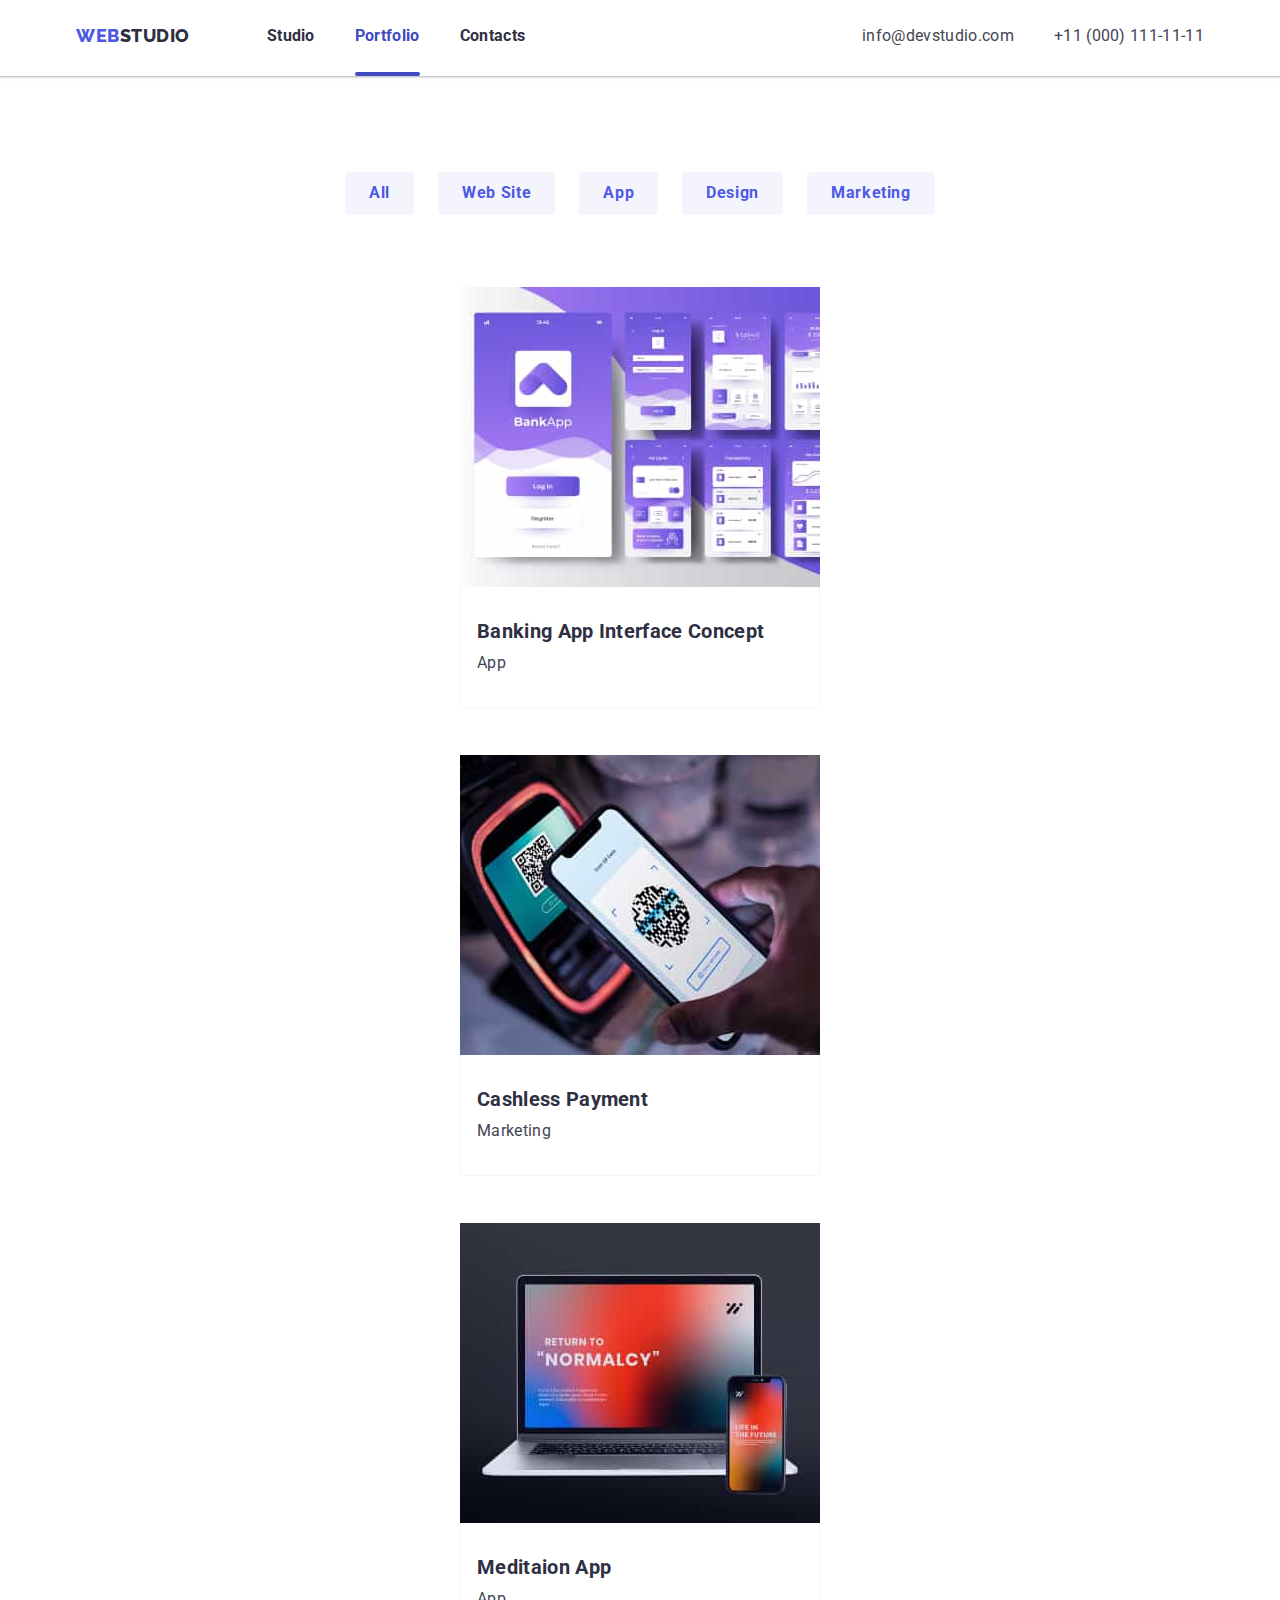
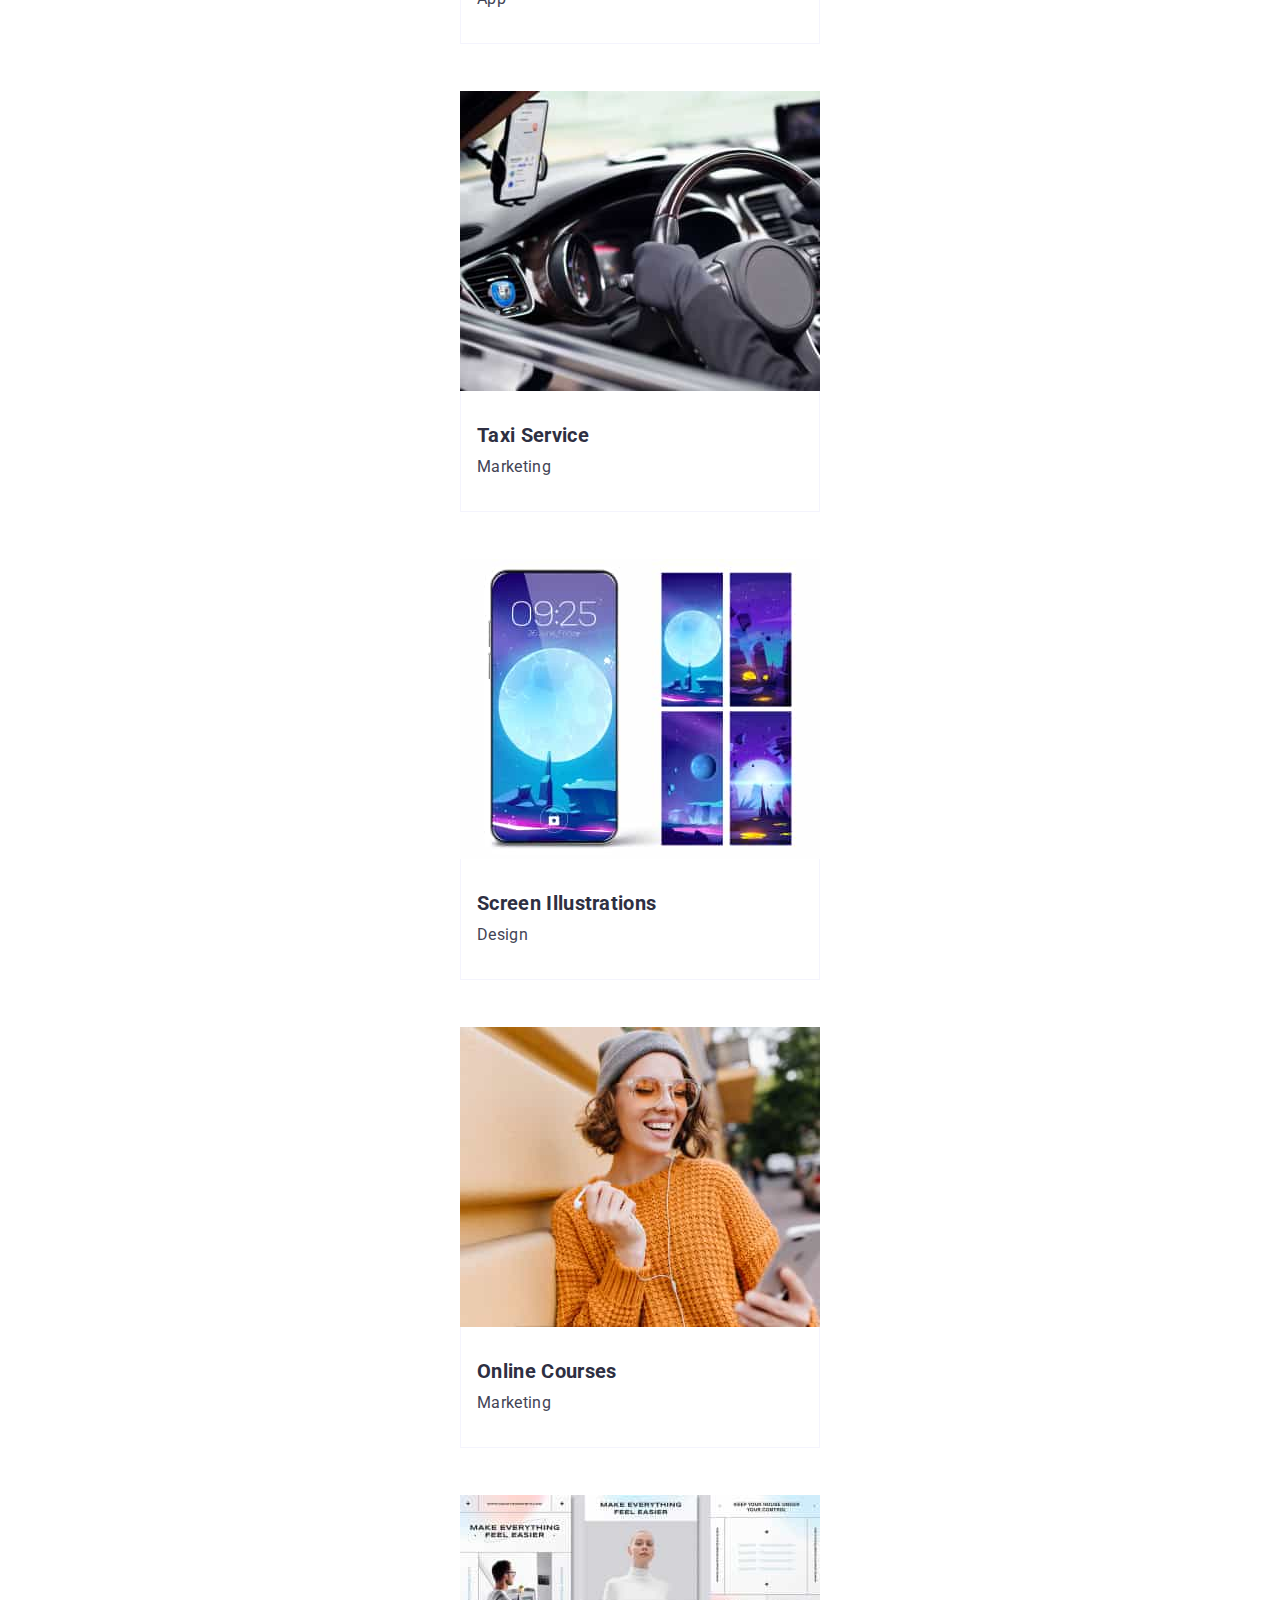
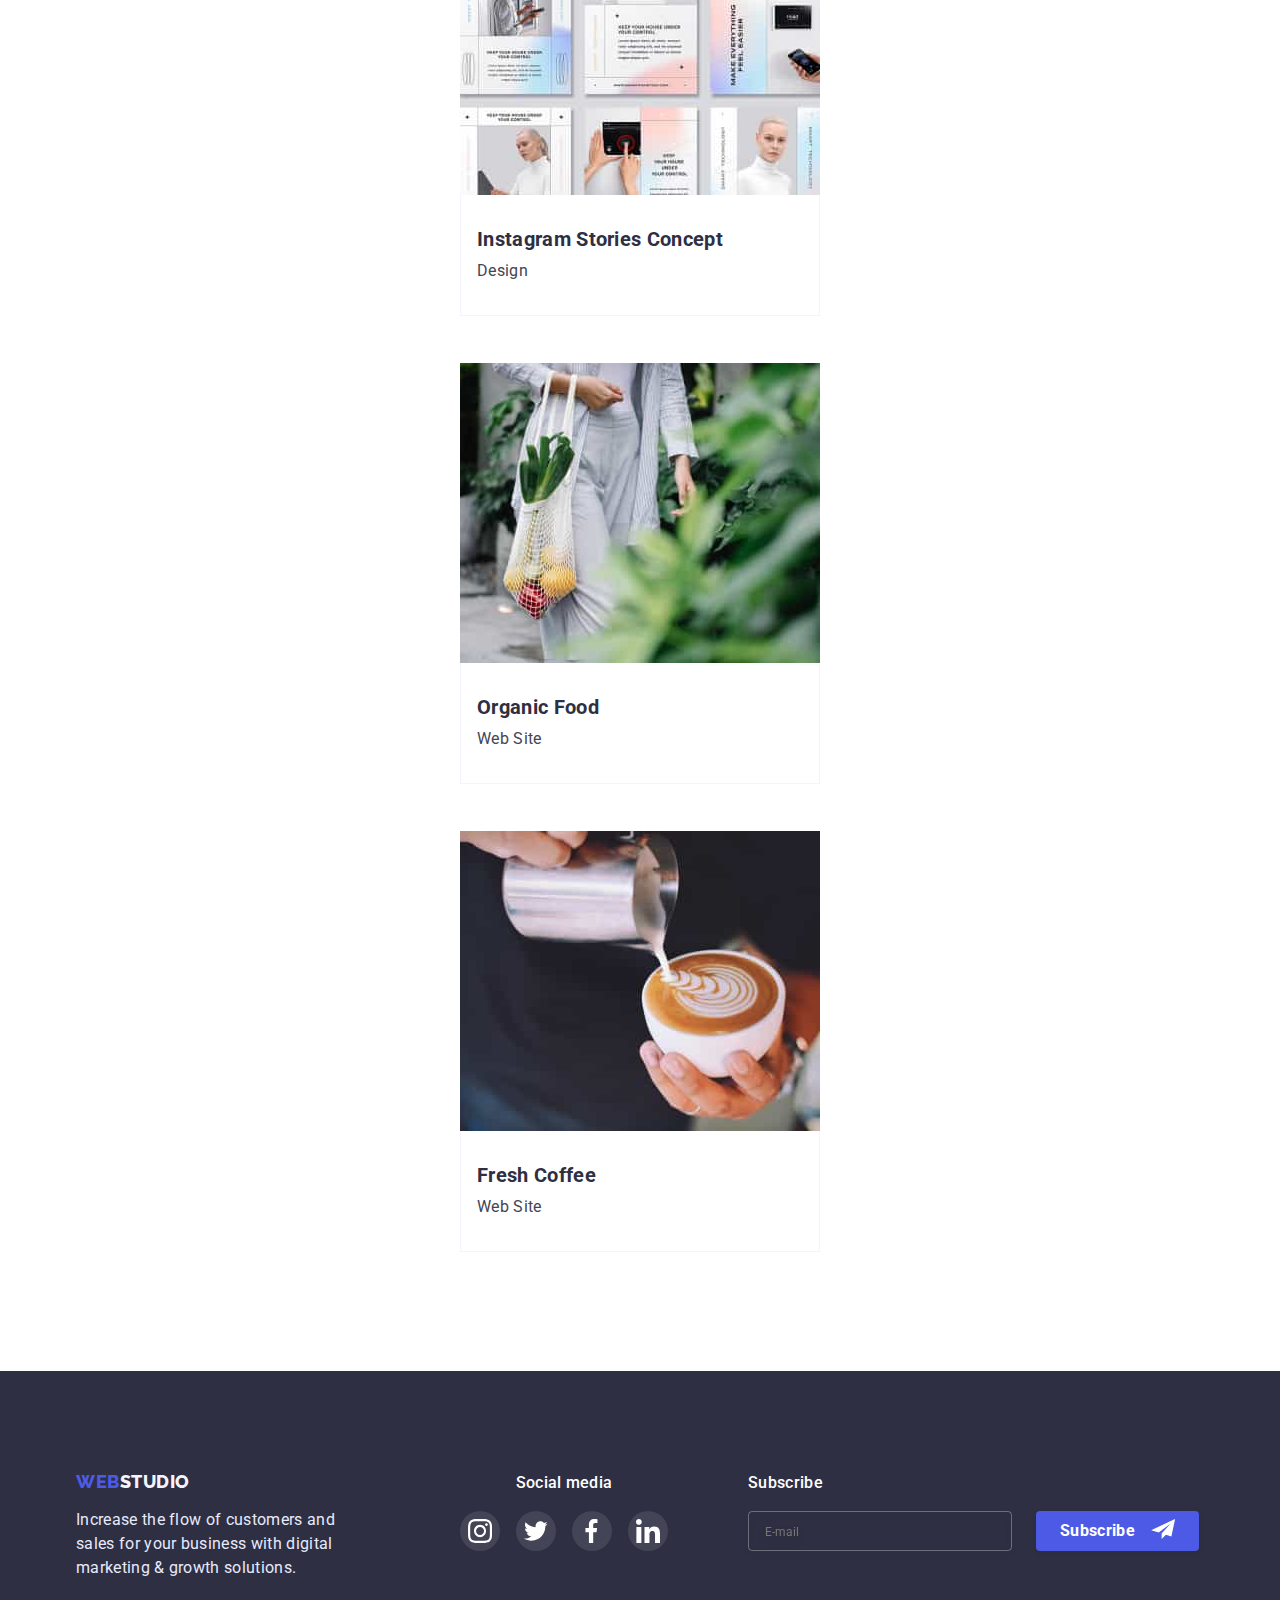
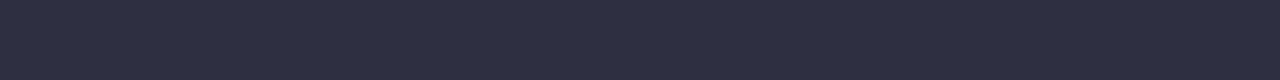
<file: portfolio.html>
<!DOCTYPE html>
<html lang="en">
  <head>
    <meta charset="UTF-8" />
    <meta http-equiv="X-UA-Compatible" content="IE=edge" />
    <meta name="viewport" content="width=device-width, initial-scale=1.0" />
    <title>Web studio</title>
    <link rel="preconnect" href="https://fonts.googleapis.com" />
    <link rel="preconnect" href="https://fonts.gstatic.com" crossorigin />
    <link
      href="https://fonts.googleapis.com/css2?family=Raleway:wght@800&family=Roboto:wght@400;700&display=swap"
      rel="stylesheet"
    />
    <link rel="stylesheet" href="./css/modern-normalize.css" />
    <link rel="stylesheet" href="./css/styles.css" />
  </head>
  <body>
    <header class="header">
      <div class="container container-header">
        <nav class="site-nav">
          <a href="./index.html" class="logo">
            <span class="blue-logo">web</span>studio</a
          >
          <ul class="nav-list">
            <li><a href="./index.html">Studio</a></li>

            <li class="current-portfolio">
              <a class="portfolio-link" href="./portfolio.html">Portfolio</a>
            </li>

            <li><a href="">Contacts</a></li>
          </ul>
          <div class="mobile-nav-button">
            <button
              type="button"
              class="menu-toggle js-open-menu"
              aria-expanded="false"
            >
              <svg aria-label="mobile menu" class="svg-mobile-menu">
                <use class="icon-menu" href="./images/icon.svg#icon-menu"></use>
                <use
                  class="icon-cross"
                  href="./images/icon.svg#icon-cross"
                ></use>
              </svg>
            </button>
          </div>
        </nav>
        <!-- Contacts -->
        <ul class="contact-list">
          <li>
            <a href="mailto:info@devstudio.com">info@devstudio.com</a>
          </li>
          <li>
            <a href="tel:+110001111111">+11 (000) 111-11-11</a>
          </li>
        </ul>
      </div>
    </header>
    <main>
      <section class="list-button-section">
        <div class="container project-card-continer">
          <h1 class="visually-hidden">portfolio</h1>
          <ul class="button-list">
            <li><button type="button" class="white-button">All</button></li>
            <li>
              <button type="button" class="white-button">Web Site</button>
            </li>
            <li>
              <button type="button" class="white-button">App</button>
            </li>
            <li>
              <button type="button" class="white-button">Design</button>
            </li>
            <li>
              <button type="button" class="white-button">Marketing</button>
            </li>
          </ul>
          <ul class="project-card">
            <li class="project-item">
              <a href="">
                <div class="overlay-container">
                  <img
                    src="./images/banking-app-interface-concept.jpg"
                    alt="Banking App interface reference"
                    width="360"
                    height="300"
                  />
                  <div class="overlay">
                    <p class="overlay-text">
                      4 Stylish and User-Friendly App Design Concepts · Task
                      Manager App · Calorie Tracker App · Exotic Fruit Ecommerce
                      App · Cloud Storage App
                    </p>
                  </div>
                </div>
                <div class="project-item-text">
                  <h2 class="project-item-title">
                    Banking App Interface Concept
                  </h2>
                  <p>App</p>
                </div>
              </a>
            </li>
            <li class="project-item">
              <a href="">
                <div class="overlay-container">
                  <img
                    src="./images/cashless-payment.jpg"
                    alt=" cell phone and payment termial"
                    width="360"
                    height="300"
                  />
                  <div class="overlay">
                    <p class="overlay-text">
                      4 Stylish and User-Friendly App Design Concepts · Task
                      Manager App · Calorie Tracker App · Exotic Fruit Ecommerce
                      App · Cloud Storage App
                    </p>
                  </div>
                </div>
                <div class="project-item-text">
                  <h2 class="project-item-title">Cashless Payment</h2>
                  <p>Marketing</p>
                </div>
              </a>
            </li>
            <li class="project-item">
              <a href="">
                <div class="overlay-container">
                  <img
                    src="./images/meditaion-app.jpg"
                    alt="Laptop and cell phone"
                    width="360"
                    height="300"
                  />
                  <div class="overlay">
                    <p class="overlay-text">
                      4 Stylish and User-Friendly App Design Concepts · Task
                      Manager App · Calorie Tracker App · Exotic Fruit Ecommerce
                      App · Cloud Storage App
                    </p>
                  </div>
                </div>
                <div class="project-item-text">
                  <h2 class="project-item-title">Meditaion App</h2>
                  <p>App</p>
                </div>
              </a>
            </li>
            <li class="project-item">
              <a href="">
                <div class="overlay-container">
                  <img
                    src="./images/taxi-service.jpg"
                    alt="hands on steering"
                    width="360"
                    height="300"
                  />
                  <div class="overlay">
                    <p class="overlay-text">
                      4 Stylish and User-Friendly App Design Concepts · Task
                      Manager App · Calorie Tracker App · Exotic Fruit Ecommerce
                      App · Cloud Storage App
                    </p>
                  </div>
                </div>
                <div class="project-item-text">
                  <h2 class="project-item-title">Taxi Service</h2>
                  <p>Marketing</p>
                </div>
              </a>
            </li>
            <li class="project-item">
              <a href="">
                <div class="overlay-container">
                  <img
                    src="./images/screen-illustrations.jpg"
                    alt="cell phone with Moon on a screen"
                    width="360"
                    height="300"
                  />
                  <div class="overlay">
                    <p class="overlay-text">
                      4 Stylish and User-Friendly App Design Concepts · Task
                      Manager App · Calorie Tracker App · Exotic Fruit Ecommerce
                      App · Cloud Storage App
                    </p>
                  </div>
                </div>
                <div class="project-item-text">
                  <h2 class="project-item-title">Screen Illustrations</h2>
                  <p>Design</p>
                </div>
              </a>
            </li>
            <li class="project-item">
              <a href="">
                <div class="overlay-container">
                  <img
                    src="./images/online-courses.jpg"
                    alt="woman in orange pullover"
                    width="360"
                    height="300"
                  />
                  <div class="overlay">
                    <p class="overlay-text">
                      4 Stylish and User-Friendly App Design Concepts · Task
                      Manager App · Calorie Tracker App · Exotic Fruit Ecommerce
                      App · Cloud Storage App
                    </p>
                  </div>
                </div>
                <div class="project-item-text">
                  <h2 class="project-item-title">Online Courses</h2>
                  <p>Marketing</p>
                </div>
              </a>
            </li>
            <li class="project-item">
              <a href="">
                <div class="overlay-container">
                  <img
                    src="./images/instagram-stories-concept.jpg"
                    alt="people in stories"
                    width="360"
                    height="300"
                  />
                  <div class="overlay">
                    <p class="overlay-text">
                      4 Stylish and User-Friendly App Design Concepts · Task
                      Manager App · Calorie Tracker App · Exotic Fruit Ecommerce
                      App · Cloud Storage App
                    </p>
                  </div>
                </div>
                <div class="project-item-text">
                  <h2 class="project-item-title">Instagram Stories Concept</h2>
                  <p>Design</p>
                </div>
              </a>
            </li>
            <li class="project-item">
              <a href="">
                <div class="overlay-container">
                  <img
                    src="./images/organic-food.jpg"
                    alt="healthy food in a bag"
                    width="360"
                    height="300"
                  />
                  <div class="overlay">
                    <p class="overlay-text">
                      4 Stylish and User-Friendly App Design Concepts · Task
                      Manager App · Calorie Tracker App · Exotic Fruit Ecommerce
                      App · Cloud Storage App
                    </p>
                  </div>
                </div>
                <div class="project-item-text">
                  <h2 class="project-item-title">Organic Food</h2>
                  <p>Web Site</p>
                </div>
              </a>
            </li>
            <li class="project-item">
              <a href="">
                <div class="overlay-container">
                  <img
                    src="./images/fresh-coffee.jpg"
                    alt=""
                    width="360"
                    height="300"
                  />
                  <div class="overlay">
                    <p class="overlay-text">
                      4 Stylish and User-Friendly App Design Concepts · Task
                      Manager App · Calorie Tracker App · Exotic Fruit Ecommerce
                      App · Cloud Storage App
                    </p>
                  </div>
                </div>
                <div class="project-item-text">
                  <h2 class="project-item-title">Fresh Coffee</h2>
                  <p>Web Site</p>
                </div>
              </a>
            </li>
          </ul>
        </div>
      </section>
    </main>
    <footer class="bottom">
      <div class="container bottom-container">
        <div class="logo-block">
          <a class="second-logo" href="./index.html">
            <span class="blue-logo">web</span>studio
          </a>
          <p class="summury">
            Increase the flow of customers and sales for your business with
            digital marketing & growth solutions.
          </p>
        </div>
        <div class="social-media">
          <h2 class="social-media-title">Social media</h2>
          <ul class="social-media-list">
            <li class="social-media-list-item">
              <a href="" class="social-media-link">
                <svg class="social-media-item" width="40px" height="40px">
                  <use
                    class="use-social-media"
                    href="./images/icon.svg#icon-instagram"
                  ></use>
                </svg>
              </a>
            </li>
            <li class="social-media-list-item">
              <a href="" class="social-media-link">
                <svg class="social-media-item" width="40px" height="40px">
                  <use
                    class="use-social-media"
                    href="./images/icon.svg#icon-tweeter"
                  ></use>
                </svg>
              </a>
            </li>
            <li class="social-media-list-item">
              <a href="" class="social-media-link">
                <svg class="social-media-item" width="40px" height="40px">
                  <use
                    class="use-social-media"
                    href="./images/icon.svg#icon-facebook"
                  ></use>
                </svg>
              </a>
            </li>
            <li class="social-media-list-item">
              <a href="" class="social-media-link">
                <svg class="social-media-item" width="40px" height="40px">
                  <use
                    class="use-social-media"
                    href="./images/icon.svg#icon-linkedin"
                  ></use>
                </svg>
              </a>
            </li>
          </ul>
        </div>
        <form class="subscribe-form">
          <div class="container-input">
            <label for="subscribe" class="subscribe"> Subscribe </label>
            <input
              class="subscribe-input"
              name="subscribe"
              type="email"
              id="subscribe"
              placeholder="E-mail"
            />
          </div>
          <button class="subscribe-button" type="submit">
            Subscribe
            <svg class="svg-send" width="24px" height="20px">
              <use class="use-send" href="./images/icon.svg#icon-send"></use>
            </svg>
          </button>
        </form>
      </div>
    </footer>
  </body>
</html>
</file>
<file: css/styles.css>
/* main background color #E5E5E5 */
/* secondary background color #F4F4FD */
/* (title, footer and hero) title color "NAVY BLUE" #2E2F42 */
/* text color slate #434455 */
/* white button color  #E7E9FC */
/* white button text color "IRIS" #4D5AE5 */
/* blue button color #4D5AE5 */
/* blue button text color #FFFFFF */
/* active blue button color #404BBF */

:root {
  --main-background-color: #ffffff;
  --secondary-background-color: #f4f4fd;
  --title-color-navyblue: #2e2f42;
  --text-color-slate: #434455;
  --white-button-color: #f4f4fd;
  --white-button-text-color: #4d5ae5;
  --blue-button-color: #4d5ae5;
  --blue-button-text-color: #ffffff;
  --active-blue-button-color: #404bbf;
  --timing-function: cubic-bezier(0.4, 0, 0.2, 1);
}

* {
  padding: 0;
  margin: 0;
}
html {
  width: 100%;
  overflow-x: hidden;
}

body {
  font-family: "Roboto", sans-serif;
  letter-spacing: 0.02em;
  color: var(--text-color-slate);
  width: 100%;
  overflow-x: hidden;
}

a {
  text-decoration: none;
}

img {
  display: block;
}

/* button:hover,
button:focus,
a:hover,
a:focus,
li:hover,
li:focus,
div:hover,
div:focus,
.project-item:hover .overlay {
  transition: color 250ms var(--timing-function),
    background-color 250ms var(--timing-function),
    fill 250ms var(--timing-function), box-shadow 250ms var(--timing-function),
    transform 250ms var(--timing-function);
} */

/* ================== NAVIGAGION================== */
.logo {
  font-size: 18px;
  font-weight: 800;
  text-transform: uppercase;
  font-family: "Raleway", sans-serif;
  color: var(--title-color-navyblue);
  letter-spacing: 0.03em;
  display: flex;
  align-items: center;
}

.container {
  max-width: 1158px;
  min-width: 320px;
  padding-left: 15px;
  padding-right: 15px;
  margin: 0 auto;
}

.current-studio {
  position: relative;
  color: var(--active-blue-button-color);
}

.current-studio::after {
  content: "";
  position: absolute;
  display: block;
  width: 100%;
  background-color: var(--active-blue-button-color);
  border-radius: 2px;
  height: 4px;
  transform: translateY(24px);
}

.current-portfolio {
  position: relative;
  color: var(--active-blue-button-color);
}

.nav-list .studio-link {
  color: var(--active-blue-button-color);
}

.nav-list .portfolio-link {
  color: var(--active-blue-button-color);
}

.nav-list .current-portfolio::after {
  content: "";
  position: absolute;
  display: block;
  width: 100%;
  background-color: var(--active-blue-button-color);
  border-radius: 2px;
  height: 4px;
  transform: translateY(24px);
}
/* ==============================FLEX======================= */
.header {
  box-shadow: 0px 2px 1px rgba(46, 47, 66, 0.08),
    0px 1px 1px rgba(46, 47, 66, 0.16), 0px 1px 6px rgba(46, 47, 66, 0.08);
  position: relative;
}

.site-nav {
  display: flex;
  justify-content: space-between;
  width: 100%;
}

.nav-list {
  display: flex;
  margin-left: 77px;
}

.contact-list {
  display: flex;
  align-items: center;
}

.envelope::before {
  content: "";
  width: 24px;
  height: 24px;
  background-image: url(../images/icon.svg#icon-envelope);
  background-size: contain;
}
.container-header {
  display: flex;
  padding: 24px 15px 28px 15px;
  align-items: center;
  position: relative;
  justify-content: space-between;
  height: 76px;
}

/* ==============================FLEX======================= */

ul {
  list-style: none;
}

header {
  background-color: var(--main-background-color);
}

.nav-list li {
  font-weight: 700;
  color: var(--title-color-navyblue);
  line-height: 1.5;
}

.nav-list li:nth-child(-n + 2) {
  margin-right: 40px;
}

.contact-list li:first-child {
  margin-right: 40px;
}

.nav-list a {
  color: var(--title-color-navyblue);
  transition: color 250ms var(--timing-function);
}

.nav-list a:hover,
.nav-list a:focus {
  color: var(--white-button-text-color);
}

.contact-list a:hover,
.contact-list a:focus {
  color: var(--blue-button-color);
}

.nav-list a:active {
  color: var(--blue-button-color);
}

.contact-list a {
  color: var(--text-color-slate);
  transition: color 250ms var(--timing-function);
}

.contact-list a:active {
  color: var(--active-blue-button-color);
}

.blue-logo {
  color: var(--white-button-text-color);
}

/* ==========================HERO============================== */
.hero-title {
  font-family: "Roboto", sans-serif;
  text-align: center;
  line-height: 1.07;
  color: var(--blue-button-text-color);
  font-weight: 700;
  font-size: 56px;
  width: 492px;
  margin-bottom: 48px;
}

.hero .container {
  padding: 0px 15px;
}

.hero {
  display: flex;
  justify-content: center;
  align-items: center;
  flex-direction: column;
  flex-wrap: wrap;
  background-color: var(--title-color-navyblue);
  background-image: linear-gradient(
      to right,
      rgba(46, 47, 66, 0.7),
      rgba(46, 47, 66, 0.7)
    ),
    url(../images/people-office.jpg);
  padding-top: 192px;
  padding-bottom: 192px;
  max-width: 1440px;
  margin: 0 auto;
  background-size: cover;
  background-position: center;
}

button {
  font-family: "Roboto", sans-serif;
  font-weight: 700;
  font-size: 16px;
  cursor: pointer;
  letter-spacing: 0.04em;
  line-height: 1.17;
  display: flex;
  border: 0ex;
}

.blue-button {
  box-shadow: 0px 1px 6px rgba(46, 47, 66, 0.08),
    0px 1px 1px rgba(46, 47, 66, 0.16), 0px 2px 1px rgba(46, 47, 66, 0.08);
  border-radius: 4px;
  padding: 16px 32px 16px 32px;
  background-color: var(--blue-button-color);
  color: var(--blue-button-text-color);
  letter-spacing: 0.02em;
  line-height: 1.17;
  transition: background-color 250ms var(--timing-function),
    box-shadow 250ms var(--timing-function);
  justify-content: center;
}

.blue-button:hover,
.blue-button:focus {
  box-shadow: 0px 4px 4px rgba(0, 0, 0, 0.15);
  background-color: #404bbf;
}

.blue-button:active {
  box-shadow: 0px 4px 4px 0px #00000026;
  background-color: var(--active-blue-button-color);
}

/* ===================ADVANTAGES============================= */
.visually-hidden {
  position: absolute;
  width: 1px;
  height: 1px;
  margin: -1px;
  border: 0;
  padding: 0;
  white-space: nowrap;
  clip-path: inset(100%);
  clip: rect(0 0 0 0);
  overflow: hidden;
}

.advantages-icon-container {
  width: 264px;
  height: 112px;
  background-color: #f4f4fd;
  border-radius: 4px;
  padding: 24px 100px;
  margin-bottom: 8px;
}

.advantages-list {
  display: flex;
  justify-content: center;
  gap: 24px;
}

.container-advantages {
  display: flex;
  justify-content: center;
}

.advantages-sub-title {
  color: var(--title-color-navyblue);
  font-family: "Roboto", sans-serif;
  font-weight: 700;
  font-size: 20px;
  line-height: 1.2;
  letter-spacing: 0.02em;
}

.advantages-list-item {
  margin-top: 8px;
  line-height: 1.5;
  font-size: 16px;
  width: 264px;
}

.advantages-section {
  display: flex;
  justify-content: center;
  padding-top: 120px;
}

.advantages-icon {
  fill: var(--title-color-navyblue);
}

/* =============================OFFERS=================================== */
.occupation h2 {
  font-family: "Roboto", sans-serif;
  text-align: center;
  font-size: 36px;
  line-height: 1.11;
  letter-spacing: 0.02em;
  color: var(--title-color-navyblue);
  font-weight: 700;
}

.occupation-title {
  margin-bottom: 72px;
}

.container-occupation {
  display: flex;
  justify-content: center;
  flex-direction: column;
}

.occupation-list {
  display: flex;
  justify-content: center;
  gap: 24px;
}

.occupation {
  padding-top: 120px;
  padding-bottom: 120px;
}

/* ===============================================OUR TEAM====================== */

.our-team {
  padding-top: 120px;
  padding-bottom: 120px;
  background-color: var(--secondary-background-color);
}

.our-team-title {
  text-align: center;
  margin-bottom: 72px;
  font-family: "Roboto", sans-serif;
  font-size: 36px;
  letter-spacing: 0.02em;
  color: var(--title-color-navyblue);
  line-height: 1.1;
}

.container-our-team {
  display: flex;
  justify-content: center;
  flex-direction: column;
  align-items: center;
}

.member-list .project-item-text {
  text-align: center;
  padding-left: 0px;
}

.member-list p {
  line-height: 1.5;
  font-size: 16px;
  margin-top: 8px;
}

.member {
  color: var(--title-color-navyblue);
  font-size: 20px;
  line-height: 1.2;
}

.member-list {
  display: flex;
  justify-content: center;
  gap: 24px;
}

.our-team-item {
  background-color: var(--main-background-color);
  box-shadow: 0px 1px 6px rgba(46, 47, 66, 0.08),
    0px 1px 1px rgba(46, 47, 66, 0.16), 0px 2px 1px rgba(46, 47, 66, 0.08);
  border-radius: 0px 0px 4px 4px;
}

.our-team-member {
  padding-top: 32px;
  padding-bottom: 32px;
  padding-left: 16px;
  padding-right: 16px;
  text-align: center;
}

.socials-list {
  display: flex;
  gap: 24px;
  margin-top: 8px;
  justify-content: center;
}

.socials-list-item {
  display: flex;
}

.socials-link {
  width: 40px;
  height: 40px;
  background-color: var(--blue-button-color);
  display: inline-flex;
  justify-content: center;
  align-items: center;
  border-radius: 50%;
  fill: var(--main-background-color);
  transition: background-color 250ms var(--timing-function);
}

.socials-link:hover,
.socials-link:focus {
  background-color: var(--active-blue-button-color);
}

.socials-item {
  width: 16px;
  height: 16px;
}

.use-socials {
  width: 40px;
  height: 40px;
}

/* ==========================================CUSTOMERS======================== */
.customers {
  padding-top: 120px;
  padding-bottom: 120px;
}

.customers-title {
  font-size: 36px;
  line-height: 1.17;
  letter-spacing: 0.03em;
  color: var(--title-color-navyblue);
  text-align: center;
}

.customer-list {
  display: flex;
  gap: 24px;
  margin-top: 72px;
  justify-content: center;
}

.customer-list:hover,
.customer-list:focus {
  fill: #9747ff;
}

.customer-list-item-link {
  display: flex;
  border: 1px solid #8e8f99;
  padding: 16px 32px;
  width: 168px;
  height: 88px;
  border-radius: 4px;
  fill: #8e8f99;
  transition: fill 250ms var(--timing-function);
}

.customers-item {
  width: 104px;
  height: 56px;
}

.customer-list-item-link:hover,
.customer-list-item-link:focus {
  fill: #4d5ae5;
  border-color: #4d5ae5;
}
/* =========================================FOOTER========================== */

.bottom {
  padding-top: 100px;
  padding-bottom: 100px;
}

.bottom-container {
  /* width: 1158px; */
  display: flex;
  align-items: baseline;
}

.logo-block {
  margin-right: 120px;
}

.social-media-title {
  color: var(--main-background-color);
  font-size: 16px;
  line-height: 1.5;
  font-weight: 500;
}

.social-media-list {
  display: flex;
  gap: 16px;
  margin-top: 16px;
}

.social-media-link:hover,
.social-media-link:focus {
  background-color: #31d0aa;
}

.social-media-list-item {
  width: 40px;
  height: 40px;
}

.social-media-link {
  display: flex;
  justify-content: center;
  align-items: center;
  width: 40px;
  height: 40px;
  background-color: rgba(255, 255, 255, 0.1);
  border-radius: 50%;
  transition: background-color 250ms var(--timing-function);
}

.social-media-item {
  width: 24px;
  height: 24px;
  fill: var(--main-background-color);
}

footer .second-logo {
  color: #f4f4fd;
  font-weight: 800;
  text-transform: uppercase;
  font-family: "Raleway", sans-serif;
  font-size: 18px;
  line-height: 1.17;
  letter-spacing: 0.03em;
}

footer {
  background-color: var(--title-color-navyblue);
}

.summury {
  max-width: 264px;
  color: #e7e9fc;
  line-height: 1.5;
  margin-top: 16px;
}

/* =====================================================PORTFOLIO======================== */
.overlay-container {
  position: relative;
  overflow: hidden;
}

.overlay-text {
  position: absolute;
  top: 40px;
  left: 32px;
  right: 32px;
  color: var(--white-button-color);
}

.overlay-container .overlay {
  position: absolute;
  width: 100%;
  height: 100%;
  background-color: var(--blue-button-color);
  color: var(--white-button-color);
  transition: transform 250ms var(--timing-function);
}

.project-item:hover .overlay {
  transform: translateY(-100%);
  animation-duration: 250ms;
  box-shadow: 0px 1px 6px rgba(46, 47, 66, 0.08),
    0px 1px 1px rgba(46, 47, 66, 0.16), 0px 2px 1px rgba(46, 47, 66, 0.08);
}

.list-button-section {
  padding-bottom: 120px;
  padding-top: 96px;
}

.white-button {
  border-radius: 4px;
  padding: 12px 24px 12px 24px;
  background-color: var(--white-button-color);
  color: var(--white-button-text-color);
  transition: background-color 250ms var(--timing-function),
    color 250ms var(--timing-function), box-shadow 250ms var(--timing-function);
}

.button-list {
  display: flex;
  gap: 24px;
  justify-content: center;
}

.white-button:hover,
.white-button:focus {
  box-shadow: 0px 4px 4px rgba(0, 0, 0, 0.15);
  background-color: var(--blue-button-color);
  color: var(--blue-button-text-color);
}

.white-button:active {
  box-shadow: 0px 4px 4px 0px #00000026;
  background-color: var(--active-blue-button-color);
  color: #ffffff;
}

.project-card {
  display: flex;
  flex-wrap: wrap;
  margin-top: 72px;
  row-gap: 48px;
  column-gap: 24px;
}

.project-card li a {
  width: 360px;
  height: 300px;
}

.project-item-title {
  font-size: 20px;
  line-height: 1.2;
  color: var(--title-color-navyblue);
  font-weight: 700;
}

.project-item-text {
  padding-top: 32px;
  padding-bottom: 32px;
  padding-left: 16px;
  box-sizing: border-box;
  border: 0.5px solid #f4f4fd;
  border-top: none;
}

.project-item-text p {
  margin-top: 8px;
}

.project-item {
  margin: 0 auto;
  width: 360px;
  height: 420px;
  transition: box-shadow 250ms var(--timing-function);
}

.project-item:hover,
.project-item:focus {
  box-shadow: 0px 1px 6px rgba(46, 47, 66, 0.08),
    0px 1px 1px rgba(46, 47, 66, 0.16), 0px 2px 1px rgba(46, 47, 66, 0.08);
}

.project-item a {
  height: 120px;
}

.project-item-text p {
  line-height: 1.5;
  font-size: 16px;
  color: var(--text-color-slate);
}

.backdrop {
  position: fixed;
  width: 100%;
  height: 100%;
  top: 0;
  left: 0;
  background-color: rgba(46, 47, 66, 0.4);
  transition: opacity 250ms var(--timing-function),
    visability 250ms var(--timing-function);
  overflow-y: scroll;
}

.modal {
  position: absolute;
  max-width: 408px;
  top: 88px;
  left: 50%;
  background-color: #fcfcfc;
  transform: translateX(-50%);
  border-radius: 4px;
}

.backdrop.is-hidden {
  opacity: 0;
  pointer-events: none;
}

.cross {
  width: 8px;
  height: 8px;
}

.close-button:hover,
.close-button:focus {
  background: var(--active-blue-button-color);
  fill: var(--blue-button-text-color);
}

.close-button {
  position: absolute;
  top: 24px;
  right: 24px;
  width: 24px;
  height: 24px;
  background: #e7e9fc;
  border-radius: 50%;
  border: 1px solid rgba(0, 0, 0, 0.1);
  justify-content: center;
  display: inline-flex;
  align-items: center;
  transition: background-color 250ms var(--timing-function);
}

.text-area {
  resize: none;
  height: 120px;
}

.modal-form {
  padding: 72px 24px 24px 24px;
  display: flex;
  flex-direction: column;
}

.modal-text {
  font-weight: 500;
  line-height: 1.5;
  text-align: center;
  margin-bottom: 14px;
  color: var(--title-color-navyblue);
}

label {
  margin-bottom: 4px;
  color: #8e8f99;
  font-size: 12px;
  line-height: 1.16;
}

textarea {
  margin-bottom: 16px;
  border-radius: 4px;
  border: 1px solid rgba(33, 33, 33, 0.2);
  outline: none;
  padding-top: 8px;
  padding-left: 16px;
}

textarea::placeholder {
  font-size: 12px;
  line-height: 16px;
  color: rgba(117, 117, 117, 0.5);
  letter-spacing: 0.04em;
  outline: none;
}

input {
  border-radius: 4px;
  border: 1px solid rgba(33, 33, 33, 0.2);
  transition: border 250ms var(--timing-function);
  outline: none;
}

.inputs {
  margin-bottom: 8px;
  height: 40px;
  padding-left: 38px;
  width: 100%;
  margin-top: 4px;
}
textarea:hover,
textarea:focus,
input:hover,
input:focus,
input:active {
  border: 1px solid var(--active-blue-button-color);
  fill: var(--active-blue-button-color);
}

/* input:focus.svg-modal,
input:active.svg-modal  */
.inputs:hover > .svg-modal {
  fill: var(--blue-button-color);
}

/* .inputs:focus + .icon-checkbox {
} */

.icon-checkbox:focus {
  border-color: #2e2f42;
}

.send {
  width: 169px;
  margin: 0 auto;
}

.policy {
  color: #757575;
}

.policy a {
  text-decoration: underline;
  color: var(--blue-button-color);
}

.checkbox-container {
  display: flex;
  align-items: center;
  gap: 8px;
  margin-bottom: 24px;
}

.modal-form svg {
  position: absolute;
  top: 36px;
  left: 19px;
  transition: fill 250ms var(--timing-function);
}

.form-container {
  position: relative;
}

input:focus + svg,
input:hover + svg {
  fill: var(--blue-button-color);
}

.subscribe {
  margin-bottom: 16px;
  font-weight: 500;
  font-size: 16px;
  line-height: 24px;

  color: var(--blue-button-text-color);
}

.container-input {
  max-width: 264px;
}
.subscribe-container {
  margin-left: 80px;
  align-items: center;
}
.use-send {
  fill: var(--blue-button-text-color);
  width: 24px;
  height: 20px;
}

.svg-send {
  margin-left: 16px;
}

.subscribe-form {
  display: flex;
  align-items: center;
  gap: 24px;
  margin-left: 80px;
}

.subscribe-input {
  width: 100%;
  margin-top: 16px;
  border: 1px solid rgba(255, 255, 255, 0.3);
  filter: drop-shadow(0px 4px 4px rgba(0, 0, 0, 0.15));
  border-radius: 4px;
  height: 40px;
  background-color: inherit;
  color: #ffffff;
  padding-top: 8px;
  padding-bottom: 8px;
  padding-left: 16px;
}

.subscribe-button {
  box-shadow: 0px 1px 6px rgba(46, 47, 66, 0.08),
    0px 1px 1px rgba(46, 47, 66, 0.16), 0px 2px 1px rgba(46, 47, 66, 0.08);
  border-radius: 4px;
  padding: 8px 24px 8px 24px;
  background-color: var(--blue-button-color);
  color: var(--blue-button-text-color);
  letter-spacing: 0.02em;
  line-height: 1.5;
  transition: background-color 250ms var(--timing-function),
    box-shadow 250ms var(--timing-function);
  align-self: flex-end;
}

.subscribe-input::placeholder {
  /* padding: 8px 212px 8px 16px; */
  font-size: 12px;
  line-height: 2;
}

.subscribe-button:hover,
.subscribe-button:focus {
  box-shadow: 0px 4px 4px rgba(0, 0, 0, 0.15);
  background-color: #404bbf;
}

.subscribe-button:active {
  box-shadow: 0px 4px 4px 0px #00000026;
  background-color: var(--active-blue-button-color);
}

.checkbox {
  position: absolute;
  width: 1px;
  height: 1px;
  margin: -1px;
  border: 0;
  padding: 0;
  white-space: nowrap;
  clip-path: inset(100%);
  clip: rect(0 0 0 0);
  overflow: hidden;
}

.icon-checkbox {
  color: #2e2f42;
  position: absolute;
  left: 0;
  display: inline-block;
  background-origin: border-box;
  width: 16px;
  height: 16px;
  outline: auto;
  border: 1.25px solid #2e2f42;
  border-radius: 2px;
  transition: background-color 250ms var(--timing-function);
}

.checkbox:checked + .icon-checkbox {
  background-color: #404bbf;
  background-image: url("../images/check-box.svg");
  background-size: contain;
  background-origin: border-box;
  border-color: #404bbf;
  outline: none;
}

.policy {
  display: flex;
  gap: 4px;
  align-items: center;
  position: relative;
  padding-left: 24px;
}

/* =================responsive part================ */
/* ================mobile part===================== */
@media screen and (max-width: 767px) {
  .hero-title {
    font-size: 36px;
    width: 318px;
    margin: 0 auto;
    margin-bottom: 72px;
  }
}

@media screen and (max-width: 767px) {
  .hero {
    background-position: top;
  }
}

@media screen and (max-width: 767px) {
  .advantages-list {
    display: flex;
    flex-direction: column;
    width: auto;
  }
}

@media screen and (max-width: 767px) {
  .container {
    padding-left: 16px;
    padding-right: 16px;
  }
}

@media screen and (max-width: 767px) {
  .container-header {
    width: 100%;
    margin-left: 16px;
    margin-right: 16px;
  }
}

@media screen and (max-width: 1199px) {
  .container-header {
    height: 70px;
  }
}

@media screen and (max-width: 1199px) {
  .advantages-icon-container {
    display: none;
  }
}

@media screen and (max-width: 767px) {
  .advantages-sub-title {
    font-size: 36px;
    text-align: center;
  }
}

@media screen and (max-width: 767px) {
  body {
    max-width: 767px;
  }
}

@media screen and (max-width: 767px) {
  .our-team {
    max-width: 767px;
  }
}

@media screen and (max-width: 1199px) {
  .container-occupation {
    display: none;
  }
}

@media screen and (max-width: 767px) {
  .member-list {
    flex-direction: column;
    align-self: center;
  }
}

@media screen and (max-width: 767px) {
  .container-our-team {
    max-width: 767px;
    flex-direction: column;
  }
}

@media screen and (max-width: 767px) {
  .our-team-item {
    max-width: 264px;
  }
}

@media screen and (max-width: 767px) {
  .container {
    max-width: 767px;
    /* flex-direction: column; */
    width: auto;
  }
}

@media screen and (max-width: 767px) {
  .customer-list {
    flex-wrap: wrap;
    gap: 72px 16px;
    justify-content: center;
  }
}

@media screen and (max-width: 767px) {
  .customer-list-item-link {
    width: 190px;
    justify-content: center;
  }
}

@media screen and (min-width: 767px) {
  .customer-list-item-link {
    width: 168px;
    justify-content: center;
  }
}

@media screen and (max-width: 767px) {
  .customers-item {
    width: 110px;
  }
}

@media screen and (max-width: 767px) {
  .bottom-container {
    flex-direction: column;
    justify-content: center;
    align-items: center;
    max-width: 428px;
  }
}

@media screen and (max-width: 767px) {
  .subscribe-form {
    flex-direction: column;
    justify-content: center;
    margin: 0;
    width: 100%;
  }
}

@media screen and (max-width: 767px) {
  .subscribe-button {
    align-self: center;
  }
}

@media screen and (max-width: 767px) {
  .second-logo {
    margin: 0 auto;
  }
}

@media screen and (max-width: 767px) {
  .logo-block {
    display: flex;
    justify-content: center;
    flex-direction: column;
    margin-bottom: 72px;
    margin-right: 0;
  }
}

@media screen and (max-width: 767px) {
  .social-media {
    display: flex;
    justify-content: center;
    flex-direction: column;
    align-items: center;
    margin-bottom: 72px;
  }
}

@media screen and (max-width: 767px) {
  .container-input {
    width: 100%;
    display: flex;
    flex-direction: column;
    align-items: center;
    justify-content: center;
    max-width: inherit;
    margin-bottom: 16px;
  }
}
@media screen and (max-width: 767px) {
  .contact-list,
  .nav-list {
    display: none;
  }
}

/* @media screen and (min-width: 769px) {
  .contact-list,
  .nav-list {
    display: block;
  }
} */

.social-media {
  display: flex;
  justify-content: center;
  flex-direction: column;
  align-items: center;
}

.menu-toggle {
  display: inline-flex;
  margin: 0;
  padding: 0;
  border: none;
  background-color: transparent;
  position: relative;
}

.menu-toggle-close {
  position: absolute;
  top: 0;
  right: 0;
  display: flex;
  justify-content: center;
  align-items: center;
  width: 24px;
  height: 24px;
  border-radius: 50%;
  background-color: #e7e9fc;
  border: 1px solid rgba(0, 0, 0, 0.1);
  padding: 0;
  cursor: pointer;
  box-shadow: none;
  transition: background-color 250ms var(--timing-function);
}

.menu-toggle-close:hover,
.menu-toggle-close:focus {
  background: var(--active-blue-button-color);
  fill: var(--blue-button-text-color);
}

@media screen and (min-width: 767px) {
  .mobile-nav-button {
    display: none;
  }
}

@media screen and (min-width: 767px) {
  .js-open-menu {
    display: none;
  }
}

@media screen and (max-width: 767px) {
  .modal-form {
    min-width: 392px;
  }
}

@media screen and (min-width: 767px) {
  .modal-form {
    min-width: 408px;
  }
}

@media screen and (min-width: 1200px) {
  .site-nav {
    justify-content: unset;
    width: unset;
  }
}
.mobile-nav-button.is-open .svg-mobile-menu {
  width: 8px;
  height: 8px;
}

.menu-container {
  max-width: 368px;
  display: flex;
  flex-direction: column;
  height: 100%;
  justify-content: space-between;
  position: relative;
}

.icon-cross {
  width: 8px;
  height: 8px;
}
.icon-menu {
  width: 24px;
  height: 24px;
}

.svg-mobile-menu {
  width: 32px;
  height: 24px;
}
.svg-mobile-menu-close {
  width: 8px;
  height: 8px;
}

.mobile-nav-button {
  position: absolute;
  right: 10%;
}

@media screen and (max-width: 767px) {
  .button-list {
    flex-wrap: wrap;
    justify-content: flex-start;
  }
}

/* =======================tablet part=============== */

@media screen and (min-width: 767px) and (max-width: 1199px) {
  .contact-list {
    flex-direction: column;
    gap: 4px;
  }
}

@media screen and (min-width: 767px) and (max-width: 1199px) {
  .contact-list li:first-child {
    margin: 0;
  }
}

/* @media screen and (min-width: 767px) and (max-width: 1199px) {
  .container-header {
    padding: 24px 16px 10px 16px;
  }
} */

@media screen and (min-width: 767px) and (max-width: 1199px) {
  .advantages-list {
    flex-direction: row;
    flex-wrap: wrap;
    max-width: 736px;
    row-gap: 72px;
    column-gap: 24px;
  }
}

/* @media screen and (min-width: 767px) and (max-width: 1199px) {
  .nav-list {
    margin: auto;
  }
} */

/* @media screen and (min-width: 767px) and (max-width: 1199px) {
  .site-nav {
    width: 100%;
  }
} */

@media screen and (min-width: 767px) and (max-width: 1199px) {
  .member-list {
    max-width: 600px;
    flex-wrap: wrap;
    row-gap: 64px;
  }
}

@media screen and (min-width: 767px) and (max-width: 1199px) {
  .customer-list {
    max-width: 600px;
    margin: 72px auto 96px auto;
    margin-top: 72px;
    margin-bottom: 96px;
    max-width: 600px;
    flex-wrap: wrap;
  }
}

@media screen and (max-width: 1199px) {
  .project-card {
    justify-content: flex-start;
    align-items: center;
  }
}

@media screen and (min-width: 767px) and (max-width: 1158px) {
  .project-item:last-child {
    margin: 0 auto;
    position: relative;
    right: 25%;
  }
}

@media screen and (min-width: 767px) and (max-width: 1199px) {
  .bottom-container {
    flex-wrap: wrap;

    padding: 0;
    justify-content: flex-start;
    gap: 24px;
  }
}

@media screen and (min-width: 767px) and (max-width: 1199px) {
  .subscribe-form {
    margin: 0;
  }
}

@media screen and (min-width: 767px) and (max-width: 1199px) {
  .logo-block {
    margin: 0;
  }
}

@media screen and (min-width: 767px) and (max-width: 1199px) {
  .container {
    width: 552px;
    padding: 0;
  }
}

@media screen and (min-width: 767px) and (max-width: 1199px) {
  .site-nav {
    width: unset;
  }
}

@media screen and (min-width: 767px) and (max-width: 1199px) {
  .container-header {
    width: 100%;
    padding-left: 16px;
    padding-right: 16px;
  }
}

@media screen and (min-width: 767px) {
  .project-card-continer {
    width: 767px;
  }
}
/* @media screen and (min-width: 767px) .container  */

@media screen and (min-width: 1200px) {
  .project-card-container {
    width: 1158px;
  }
}

/* .mobile-nav-button.is-open .js-menu-container; */

.mobile-nav-list li {
  margin-top: 40px;
  font-weight: 700;
  font-size: 36px;
  line-height: 1.11;
}

.mobile-nav-list li a {
  color: var(--title-color-navyblue);
}

.mobile-nav-list li a:hover,
.mobile-nav-list li a:focus {
  color: var(--active-blue-button-color);
}

@media screen and (min-width: 767px) {
  .js-menu-container {
    display: none;
  }
}

.mobile-contact-list {
  display: flex;
  flex-direction: column-reverse;
  gap: 40px;
  margin-bottom: 48px;
}

.mobile-menu-social-list {
  display: flex;
  gap: 24px;
  margin-top: 8px;
  justify-content: space-between;
}

.mobile-envelope {
  color: var(--text-color-slate);
  font-size: 20px;
  line-height: 1.2;
}

.mobile-phone {
  font-weight: 600;
  font-size: 36px;
  line-height: 1.11;
  color: var(--blue-button-color);
}

.mobile-envelope:hover,
.mobile-envelope:focus,
.mobile-phone:hover,
.mobile-phone:focus {
  color: var(--blue-button-color);
}

.js-menu-container {
  position: absolute;
  background-color: var(--main-background-color);
  width: 100%;
  top: -685%;
  transition-property: transform;
  transition-duration: 500ms;
  transition-timing-function: var(--timing-function);
  transition: transform 250ms var(--timing-function);
}

.js-menu-container.is-open {
  z-index: 1;
  width: 100vw;
  height: 100vh;
  display: flex;
  flex-direction: column;
  padding: 40px;
  background-color: var(--main-background-color);
  justify-content: space-between;
  transform: translateY(75%);
  right: 0;
  top: -75%;
  align-items: center;
  opacity: 1;
  position: fixed;
}

.js-menu-container.is-open body {
  overflow: hidden;
}

.menu-toggle[aria-expanded="true"] .svg-mobile-menu {
  display: block;
  width: 8px;
  height: 8px;
}

.menu-toggle[aria-expanded="true"] .icon-menu {
  display: none;
}

.js-menu-container.is-open .icon-cross {
  display: block;
  position: absolute;
}

.menu-toggle[aria-expanded="true"] {
  width: 24px;
  height: 24px;
  background: #e7e9fc;
  border-radius: 50%;
  border: 1px solid rgba(0, 0, 0, 0.1);
  justify-content: center;
  display: none;
  align-items: center;
  position: fixed;
  transition: background-color 250ms var(--timing-function);
}

@media screen and (max-width: 767px) {
  .hero {
    background-image: linear-gradient(
        to right,
        rgba(46, 47, 66, 0.7),
        rgba(46, 47, 66, 0.7)
      ),
      url(../images/people-mobile.jpg);
  }
}

@media screen and (min-width: 767px) and (max-width: 1199px) {
  .hero {
    background-image: linear-gradient(
        to right,
        rgba(46, 47, 66, 0.7),
        rgba(46, 47, 66, 0.7)
      ),
      url(../images/people-tablet.jpg);
  }
}

@media screen and (min-width: 1200px) {
  .hero {
    background-image: linear-gradient(
        to right,
        rgba(46, 47, 66, 0.7),
        rgba(46, 47, 66, 0.7)
      ),
      url(../images/people-office.jpg);
  }
}

@media screen and (max-width: 1199px) {
  .advantages-sub-title {
    font-size: 36px;
    line-height: 1.11;
  }
}

@media screen and (max-width: 767px) {
  .hero {
    background-image: linear-gradient(
        to right,
        rgba(46, 47, 66, 0.7),
        rgba(46, 47, 66, 0.7)
      ),
      url(../images/people-mobile.jpg);
  }
}

@media screen and (max-width: 767px) and (min-device-pixel-ratio: 2),
  screen and (max-width: 767px) and (min-resolution: 192dpi),
  screen and (max-width: 767px) and (min-resolution: 2dppx) {
  .hero {
    background-image: linear-gradient(
        to right,
        rgba(46, 47, 66, 0.7),
        rgba(46, 47, 66, 0.7)
      ),
      url(../images/people-mobile@2x.jpg);
  }
}

@media screen and (min-width: 767px) and (min-device-pixel-ratio: 2),
  screen and (min-width: 767px) and (min-resolution: 192dpi),
  screen and (min-width: 767px) and (min-resolution: 2dppx) {
  .hero {
    background-image: linear-gradient(
        to right,
        rgba(46, 47, 66, 0.7),
        rgba(46, 47, 66, 0.7)
      ),
      url(../images/people-tablet@2x.jpg);
  }
}

@media screen and (min-width: 1200px) and (min-device-pixel-ratio: 2),
  screen and (min-width: 1200px) and (min-resolution: 192dpi),
  screen and (min-width: 1200px) and (min-resolution: 2dppx) {
  .hero {
    background-image: linear-gradient(
        to right,
        rgba(46, 47, 66, 0.7),
        rgba(46, 47, 66, 0.7)
      ),
      url(../images/people-office@2x.jpg);
  }
}

/* @media screen and (min-width: 767px) and (max-width: 1199px) {
  .hero {
    padding-top: 112px;
    padding-bottom: 108px;
  }
} */
.form-button {
  display: flex;
  gap: 24px;
}

@media screen and (max-width: 767px) {
  .form-button {
    width: 100%;
    flex-direction: column;
  }
}

@media screen and (max-width: 1199px) {
  .occupation {
    padding-top: 0;
    padding-bottom: 0;
  }
}

@media screen and (max-width: 1199px) {
  .advantages-section {
    padding: 96px 16px;
  }
}

@media screen and (max-width: 767px) {
  .our-team {
    padding-top: 96px;
    padding-bottom: 128px;
  }
}

@media screen and (min-width: 768px) {
  .our-team {
    padding-top: 96px;
    padding-bottom: 104px;
  }
}

@media screen and (max-width: 1199px) {
  .customers {
    padding-top: 96px;
    padding-bottom: 96px;
  }
}

@media screen and (max-width: 767px) {
  .bottom {
    padding-top: 96px;
    padding-bottom: 96px;
  }
}

@media screen and (max-width: 767px) {
  .project-item {
    width: 396px;
    height: 400px;
  }
}

@media screen and (min-width: 768px) and (max-width: 1199px) {
  .project-item {
    width: 356px;
    height: 420px;
  }
}
</file>
